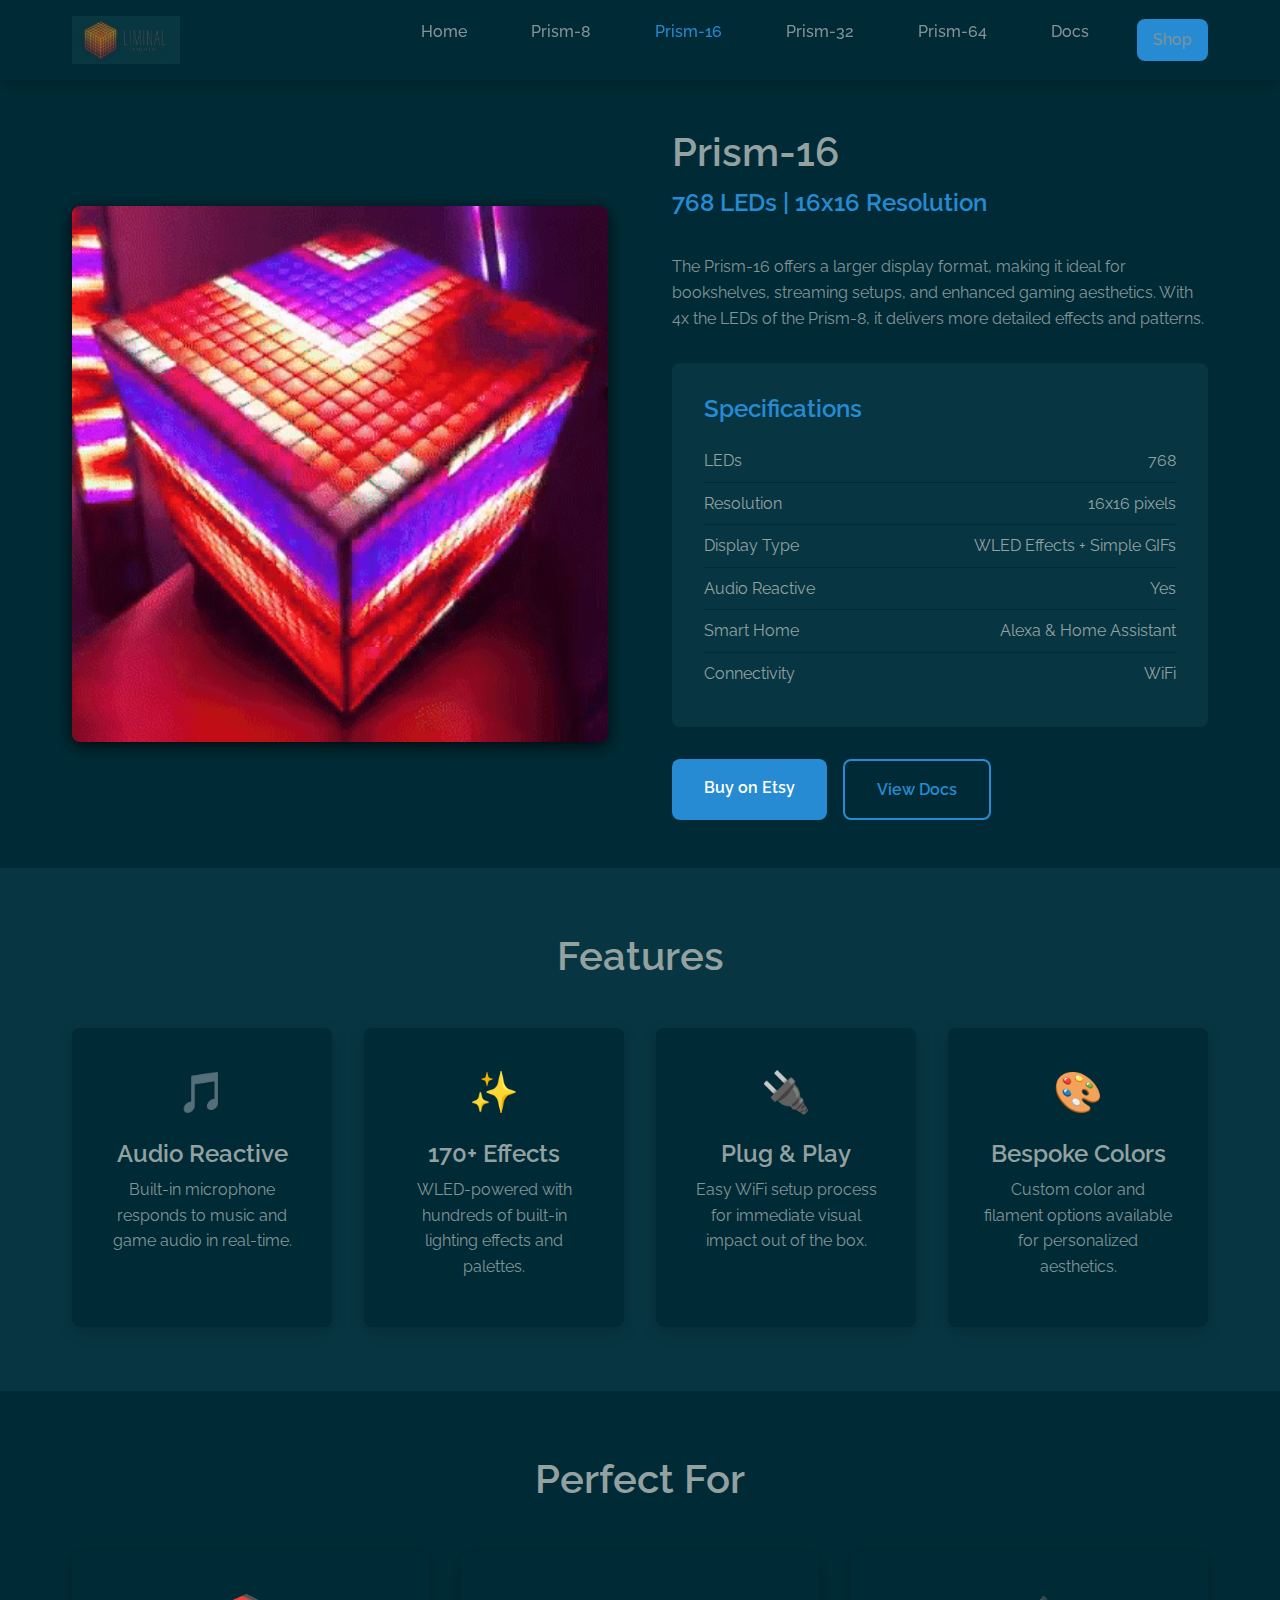
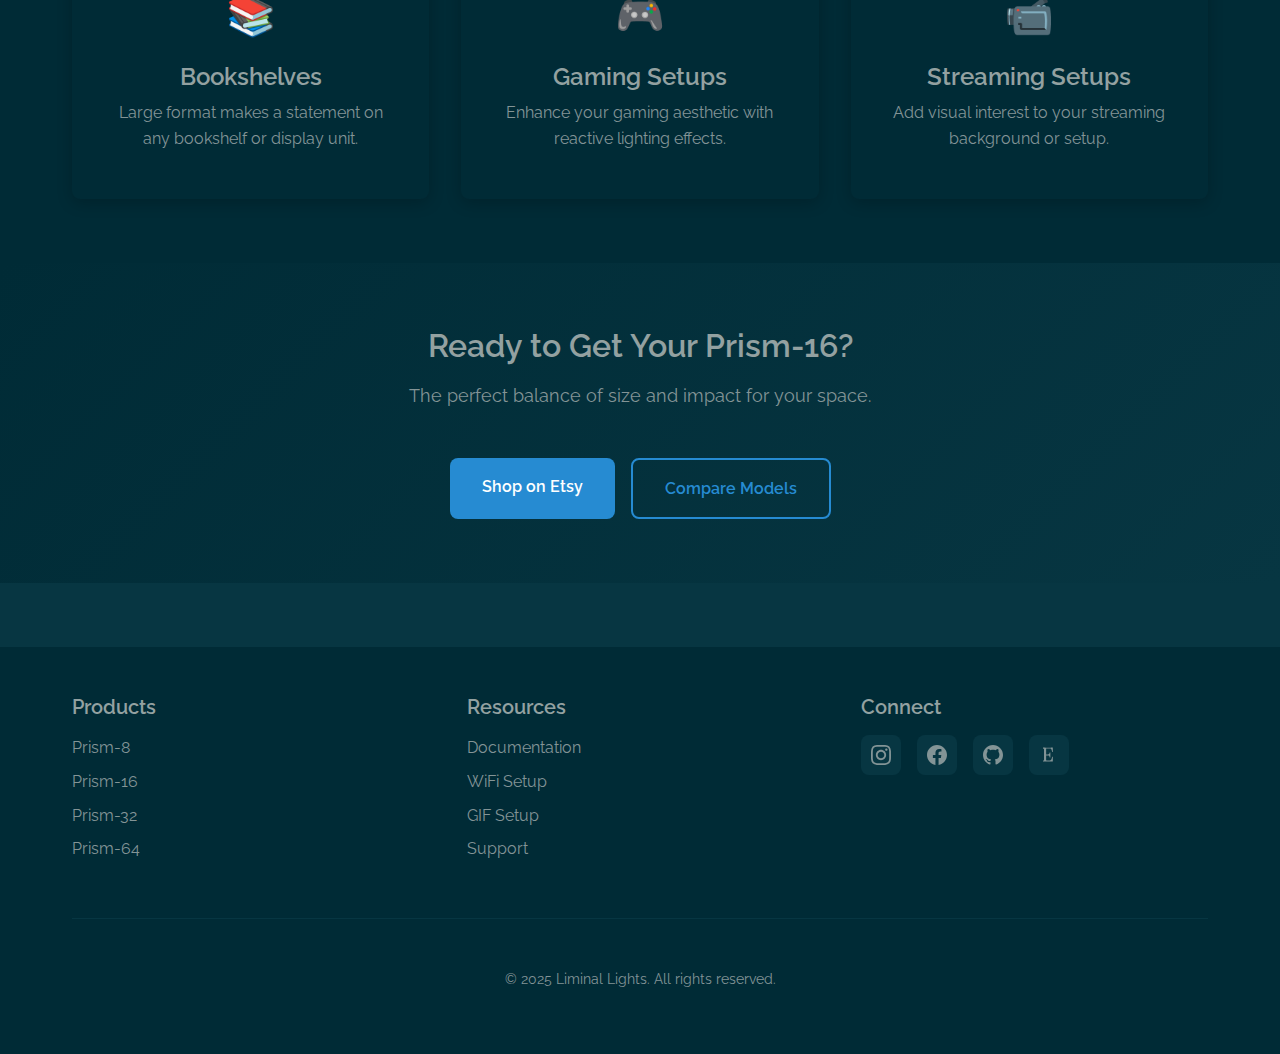
<file: prism-16.html>
<!DOCTYPE html>
<html lang="en">
<head>
  <meta charset="UTF-8">
  <meta name="viewport" content="width=device-width, initial-scale=1.0">
  <meta name="description" content="Prism-16 - Large format 768 LED audio-reactive cube ideal for bookshelves and streaming setups.">
  <link rel="icon" type="image/png" sizes="32x32" href="docs/images/favicon-32x32.png">
  <title>Prism-16 - Liminal Lights</title>
  <link rel="preconnect" href="https://fonts.googleapis.com">
  <link rel="preconnect" href="https://fonts.gstatic.com" crossorigin>
  <link href="https://fonts.googleapis.com/css2?family=Raleway:wght@400;500;600;700&display=swap" rel="stylesheet">
  <link rel="stylesheet" href="css/style.css">
</head>
<body>
  <!-- Navigation -->
  <nav class="nav">
    <div class="nav-container">
      <a href="index.html" class="nav-logo">
        <img src="docs/images/logo.png" alt="Liminal Lights">
      </a>
      <button class="nav-toggle" aria-label="Toggle navigation">
        <span></span>
        <span></span>
        <span></span>
      </button>
      <ul class="nav-links">
        <li><a href="index.html">Home</a></li>
        <li><a href="prism-8.html">Prism-8</a></li>
        <li><a href="prism-16.html" class="active">Prism-16</a></li>
        <li><a href="prism-32.html">Prism-32</a></li>
        <li><a href="prism-64.html">Prism-64</a></li>
        <li><a href="https://github.com/1liminal1/LiminalLights/wiki" target="_blank">Docs</a></li>
        <li><a href="https://liminallighting.etsy.com" target="_blank" class="btn btn-primary">Shop</a></li>
      </ul>
    </div>
  </nav>

  <!-- Product Hero -->
  <section class="product-hero">
    <div class="container">
      <div class="product-hero-grid">
        <div class="product-gallery">
          <img src="docs/images/Prism-16-Hero.gif" alt="Prism-16" class="product-main-image">
        </div>
        <div class="product-info">
          <h1>Prism-16</h1>
          <p class="led-count">768 LEDs | 16x16 Resolution</p>
          <p>The Prism-16 offers a larger display format, making it ideal for bookshelves, streaming setups, and enhanced gaming aesthetics. With 4x the LEDs of the Prism-8, it delivers more detailed effects and patterns.</p>

          <div class="product-specs">
            <h3>Specifications</h3>
            <ul>
              <li><span>LEDs</span><span>768</span></li>
              <li><span>Resolution</span><span>16x16 pixels</span></li>
              <li><span>Display Type</span><span>WLED Effects + Simple GIFs</span></li>
              <li><span>Audio Reactive</span><span>Yes</span></li>
              <li><span>Smart Home</span><span>Alexa & Home Assistant</span></li>
              <li><span>Connectivity</span><span>WiFi</span></li>
            </ul>
          </div>

          <div class="btn-group" style="justify-content: flex-start;">
            <a href="https://liminallighting.etsy.com" target="_blank" class="btn btn-primary">Buy on Etsy</a>
            <a href="https://github.com/1liminal1/LiminalLights/wiki/Prism-16" target="_blank" class="btn btn-secondary">View Docs</a>
          </div>
        </div>
      </div>
    </div>
  </section>

  <!-- Features -->
  <section>
    <div class="container">
      <div class="section-title">
        <h2>Features</h2>
      </div>
      <div class="features-grid">
        <div class="feature-card">
          <div class="icon">🎵</div>
          <h3>Audio Reactive</h3>
          <p>Built-in microphone responds to music and game audio in real-time.</p>
        </div>
        <div class="feature-card">
          <div class="icon">✨</div>
          <h3>170+ Effects</h3>
          <p>WLED-powered with hundreds of built-in lighting effects and palettes.</p>
        </div>
        <div class="feature-card">
          <div class="icon">🔌</div>
          <h3>Plug & Play</h3>
          <p>Easy WiFi setup process for immediate visual impact out of the box.</p>
        </div>
        <div class="feature-card">
          <div class="icon">🎨</div>
          <h3>Bespoke Colors</h3>
          <p>Custom color and filament options available for personalized aesthetics.</p>
        </div>
      </div>
    </div>
  </section>

  <!-- Perfect For -->
  <section class="demo-section">
    <div class="container">
      <div class="section-title">
        <h2>Perfect For</h2>
      </div>
      <div class="features-grid">
        <div class="feature-card">
          <div class="icon">📚</div>
          <h3>Bookshelves</h3>
          <p>Large format makes a statement on any bookshelf or display unit.</p>
        </div>
        <div class="feature-card">
          <div class="icon">🎮</div>
          <h3>Gaming Setups</h3>
          <p>Enhance your gaming aesthetic with reactive lighting effects.</p>
        </div>
        <div class="feature-card">
          <div class="icon">📹</div>
          <h3>Streaming Setups</h3>
          <p>Add visual interest to your streaming background or setup.</p>
        </div>
      </div>
    </div>
  </section>

  <!-- CTA -->
  <section class="cta-section">
    <div class="container">
      <h2>Ready to Get Your Prism-16?</h2>
      <p>The perfect balance of size and impact for your space.</p>
      <div class="btn-group">
        <a href="https://liminallighting.etsy.com" target="_blank" class="btn btn-primary">Shop on Etsy</a>
        <a href="index.html#compare" class="btn btn-secondary">Compare Models</a>
      </div>
    </div>
  </section>

  <!-- Footer -->
  <footer class="footer">
    <div class="container">
      <div class="footer-content">
        <div class="footer-section">
          <h4>Products</h4>
          <ul>
            <li><a href="prism-8.html">Prism-8</a></li>
            <li><a href="prism-16.html">Prism-16</a></li>
            <li><a href="prism-32.html">Prism-32</a></li>
            <li><a href="prism-64.html">Prism-64</a></li>
          </ul>
        </div>
        <div class="footer-section">
          <h4>Resources</h4>
          <ul>
            <li><a href="https://github.com/1liminal1/LiminalLights/wiki" target="_blank">Documentation</a></li>
            <li><a href="https://github.com/1liminal1/LiminalLights/wiki/WiFi%E2%80%90Setup" target="_blank">WiFi Setup</a></li>
            <li><a href="https://github.com/1liminal1/LiminalLights/wiki/GIF-Setup" target="_blank">GIF Setup</a></li>
            <li><a href="https://github.com/1liminal1/LiminalLights/issues" target="_blank">Support</a></li>
          </ul>
        </div>
        <div class="footer-section">
          <h4>Connect</h4>
          <div class="social-links">
            <a href="https://www.instagram.com/liminal.lighting/" target="_blank" aria-label="Instagram">
              <svg width="20" height="20" viewBox="0 0 24 24" fill="currentColor"><path d="M12 2.163c3.204 0 3.584.012 4.85.07 3.252.148 4.771 1.691 4.919 4.919.058 1.265.069 1.645.069 4.849 0 3.205-.012 3.584-.069 4.849-.149 3.225-1.664 4.771-4.919 4.919-1.266.058-1.644.07-4.85.07-3.204 0-3.584-.012-4.849-.07-3.26-.149-4.771-1.699-4.919-4.92-.058-1.265-.07-1.644-.07-4.849 0-3.204.013-3.583.07-4.849.149-3.227 1.664-4.771 4.919-4.919 1.266-.057 1.645-.069 4.849-.069zm0-2.163c-3.259 0-3.667.014-4.947.072-4.358.2-6.78 2.618-6.98 6.98-.059 1.281-.073 1.689-.073 4.948 0 3.259.014 3.668.072 4.948.2 4.358 2.618 6.78 6.98 6.98 1.281.058 1.689.072 4.948.072 3.259 0 3.668-.014 4.948-.072 4.354-.2 6.782-2.618 6.979-6.98.059-1.28.073-1.689.073-4.948 0-3.259-.014-3.667-.072-4.947-.196-4.354-2.617-6.78-6.979-6.98-1.281-.059-1.69-.073-4.949-.073zm0 5.838c-3.403 0-6.162 2.759-6.162 6.162s2.759 6.163 6.162 6.163 6.162-2.759 6.162-6.163c0-3.403-2.759-6.162-6.162-6.162zm0 10.162c-2.209 0-4-1.79-4-4 0-2.209 1.791-4 4-4s4 1.791 4 4c0 2.21-1.791 4-4 4zm6.406-11.845c-.796 0-1.441.645-1.441 1.44s.645 1.44 1.441 1.44c.795 0 1.439-.645 1.439-1.44s-.644-1.44-1.439-1.44z"/></svg>
            </a>
            <a href="https://www.facebook.com/share/15SBuZCkrP/?mibextid=wwXIfr" target="_blank" aria-label="Facebook">
              <svg width="20" height="20" viewBox="0 0 24 24" fill="currentColor"><path d="M24 12.073c0-6.627-5.373-12-12-12s-12 5.373-12 12c0 5.99 4.388 10.954 10.125 11.854v-8.385H7.078v-3.47h3.047V9.43c0-3.007 1.792-4.669 4.533-4.669 1.312 0 2.686.235 2.686.235v2.953H15.83c-1.491 0-1.956.925-1.956 1.874v2.25h3.328l-.532 3.47h-2.796v8.385C19.612 23.027 24 18.062 24 12.073z"/></svg>
            </a>
            <a href="https://github.com/1liminal1/LiminalLights" target="_blank" aria-label="GitHub">
              <svg width="20" height="20" viewBox="0 0 24 24" fill="currentColor"><path d="M12 0c-6.626 0-12 5.373-12 12 0 5.302 3.438 9.8 8.207 11.387.599.111.793-.261.793-.577v-2.234c-3.338.726-4.033-1.416-4.033-1.416-.546-1.387-1.333-1.756-1.333-1.756-1.089-.745.083-.729.083-.729 1.205.084 1.839 1.237 1.839 1.237 1.07 1.834 2.807 1.304 3.492.997.107-.775.418-1.305.762-1.604-2.665-.305-5.467-1.334-5.467-5.931 0-1.311.469-2.381 1.236-3.221-.124-.303-.535-1.524.117-3.176 0 0 1.008-.322 3.301 1.23.957-.266 1.983-.399 3.003-.404 1.02.005 2.047.138 3.006.404 2.291-1.552 3.297-1.23 3.297-1.23.653 1.653.242 2.874.118 3.176.77.84 1.235 1.911 1.235 3.221 0 4.609-2.807 5.624-5.479 5.921.43.372.823 1.102.823 2.222v3.293c0 .319.192.694.801.576 4.765-1.589 8.199-6.086 8.199-11.386 0-6.627-5.373-12-12-12z"/></svg>
            </a>
            <a href="https://liminallighting.etsy.com" target="_blank" aria-label="Etsy">
              <svg width="20" height="20" viewBox="0 0 24 24" fill="currentColor"><path d="M8.559 4.545c0-.347.183-.462.636-.462h3.584c1.636 0 2.24.693 2.653 2.768l.347 1.636h.81V3.462c0-.231-.116-.347-.347-.347-.231 0-.926.116-2.538.116H8.328c-1.636 0-2.768-.116-3.23-.116-.231 0-.347.116-.347.462v.579c0 .231.116.347.462.347h.81v14.04h-.81c-.346 0-.462.115-.462.346v.58c0 .346.116.462.347.462.462 0 1.594-.116 3.23-.116h5.376c1.612 0 2.307.116 2.538.116.231 0 .347-.116.347-.347v-5.491h-.81l-.347 1.636c-.413 2.075-1.017 2.768-2.653 2.768H9.195c-.453 0-.636-.115-.636-.462V12.47h2.19c1.152 0 1.636.462 1.867 1.636l.231.81h.81V8.928h-.81l-.231.81c-.231 1.174-.715 1.636-1.867 1.636h-2.19V4.545z"/></svg>
            </a>
          </div>
        </div>
      </div>
      <div class="footer-bottom">
        <p>&copy; 2025 Liminal Lights. All rights reserved.</p>
      </div>
    </div>
  </footer>

  <button class="back-to-top" aria-label="Back to top">↑</button>
  <script src="js/main.js"></script>
</body>
</html>
</file>
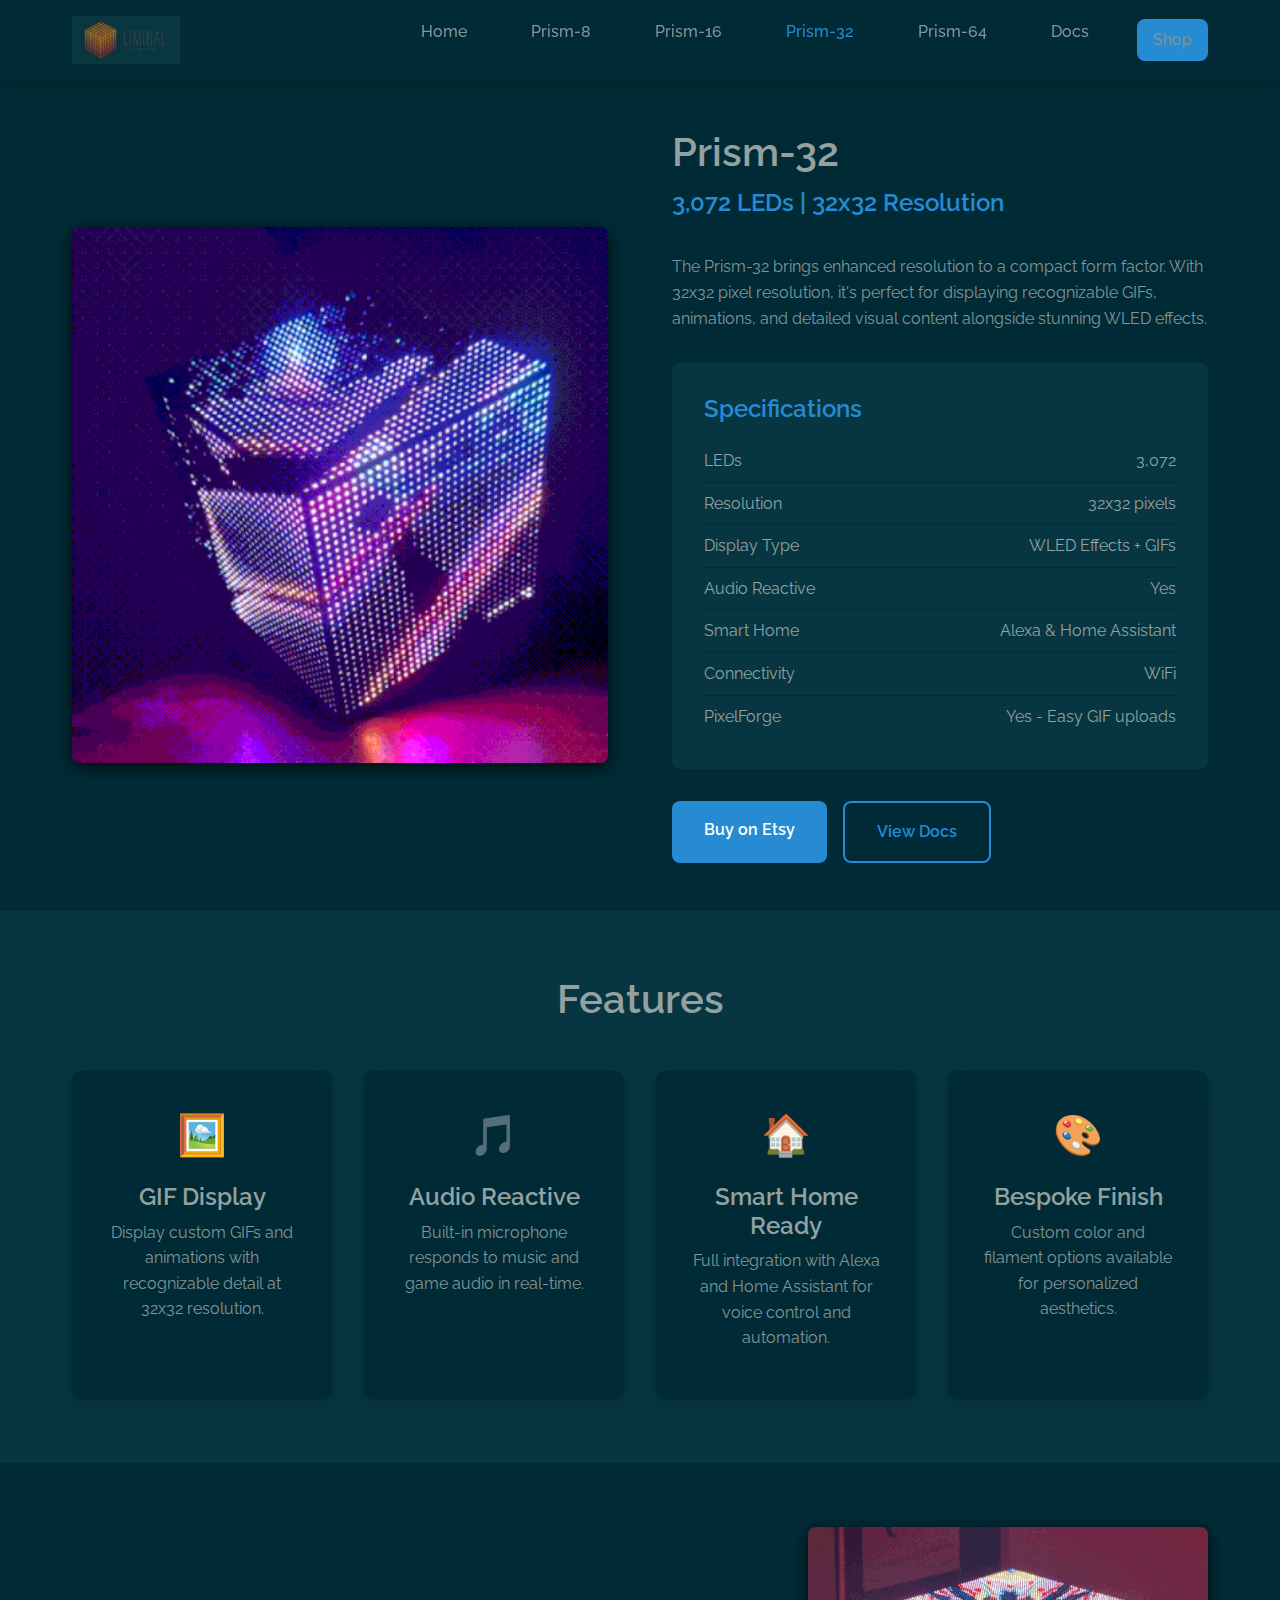
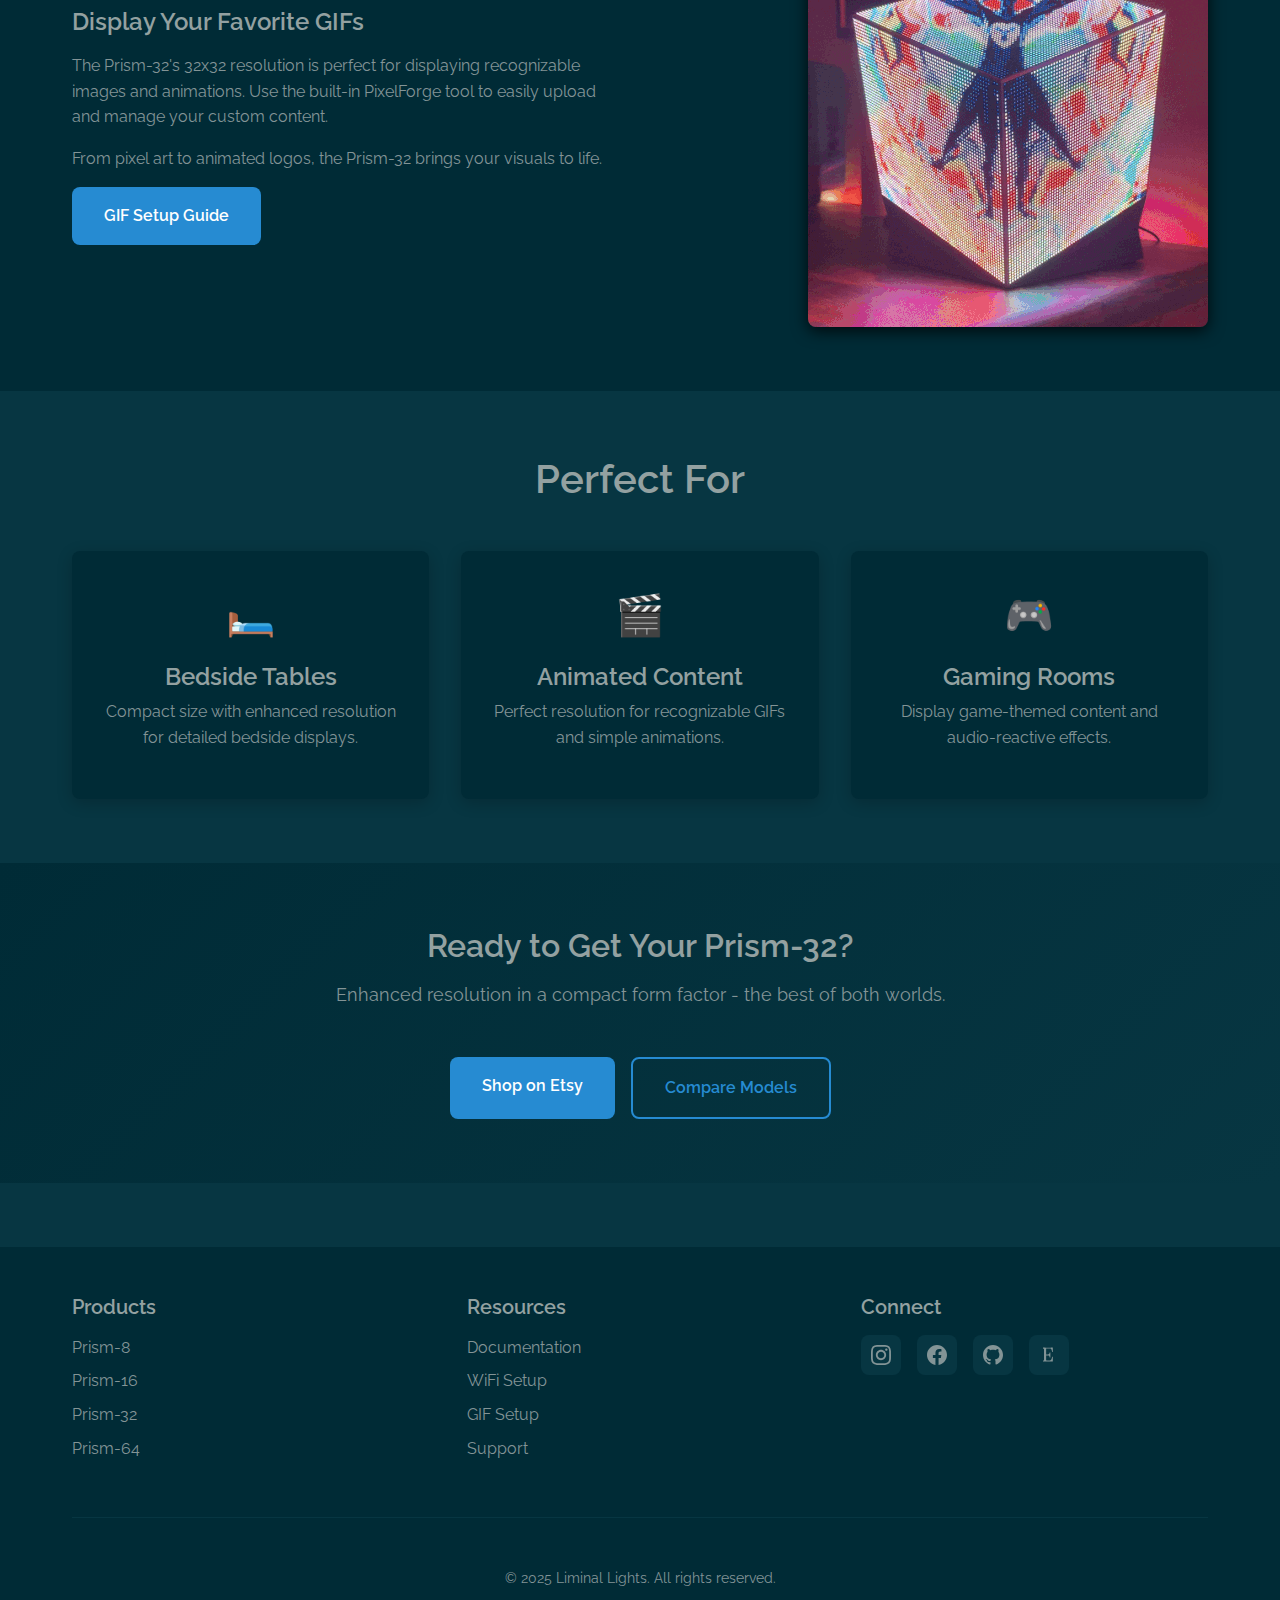
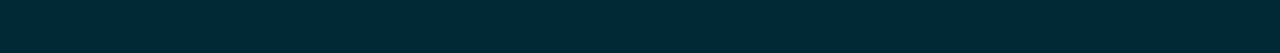
<file: prism-32.html>
<!DOCTYPE html>
<html lang="en">
<head>
  <meta charset="UTF-8">
  <meta name="viewport" content="width=device-width, initial-scale=1.0">
  <meta name="description" content="Prism-32 - Enhanced resolution 3,072 LED cube with GIF display capabilities for detailed animations.">
  <link rel="icon" type="image/png" sizes="32x32" href="docs/images/favicon-32x32.png">
  <title>Prism-32 - Liminal Lights</title>
  <link rel="preconnect" href="https://fonts.googleapis.com">
  <link rel="preconnect" href="https://fonts.gstatic.com" crossorigin>
  <link href="https://fonts.googleapis.com/css2?family=Raleway:wght@400;500;600;700&display=swap" rel="stylesheet">
  <link rel="stylesheet" href="css/style.css">
</head>
<body>
  <!-- Navigation -->
  <nav class="nav">
    <div class="nav-container">
      <a href="index.html" class="nav-logo">
        <img src="docs/images/logo.png" alt="Liminal Lights">
      </a>
      <button class="nav-toggle" aria-label="Toggle navigation">
        <span></span>
        <span></span>
        <span></span>
      </button>
      <ul class="nav-links">
        <li><a href="index.html">Home</a></li>
        <li><a href="prism-8.html">Prism-8</a></li>
        <li><a href="prism-16.html">Prism-16</a></li>
        <li><a href="prism-32.html" class="active">Prism-32</a></li>
        <li><a href="prism-64.html">Prism-64</a></li>
        <li><a href="https://github.com/1liminal1/LiminalLights/wiki" target="_blank">Docs</a></li>
        <li><a href="https://liminallighting.etsy.com" target="_blank" class="btn btn-primary">Shop</a></li>
      </ul>
    </div>
  </nav>

  <!-- Product Hero -->
  <section class="product-hero">
    <div class="container">
      <div class="product-hero-grid">
        <div class="product-gallery">
          <img src="docs/images/Prism-32-Hero.gif" alt="Prism-32" class="product-main-image">
        </div>
        <div class="product-info">
          <h1>Prism-32</h1>
          <p class="led-count">3,072 LEDs | 32x32 Resolution</p>
          <p>The Prism-32 brings enhanced resolution to a compact form factor. With 32x32 pixel resolution, it's perfect for displaying recognizable GIFs, animations, and detailed visual content alongside stunning WLED effects.</p>

          <div class="product-specs">
            <h3>Specifications</h3>
            <ul>
              <li><span>LEDs</span><span>3,072</span></li>
              <li><span>Resolution</span><span>32x32 pixels</span></li>
              <li><span>Display Type</span><span>WLED Effects + GIFs</span></li>
              <li><span>Audio Reactive</span><span>Yes</span></li>
              <li><span>Smart Home</span><span>Alexa & Home Assistant</span></li>
              <li><span>Connectivity</span><span>WiFi</span></li>
              <li><span>PixelForge</span><span>Yes - Easy GIF uploads</span></li>
            </ul>
          </div>

          <div class="btn-group" style="justify-content: flex-start;">
            <a href="https://liminallighting.etsy.com" target="_blank" class="btn btn-primary">Buy on Etsy</a>
            <a href="https://github.com/1liminal1/LiminalLights/wiki/Prism-32" target="_blank" class="btn btn-secondary">View Docs</a>
          </div>
        </div>
      </div>
    </div>
  </section>

  <!-- Features -->
  <section>
    <div class="container">
      <div class="section-title">
        <h2>Features</h2>
      </div>
      <div class="features-grid">
        <div class="feature-card">
          <div class="icon">🖼️</div>
          <h3>GIF Display</h3>
          <p>Display custom GIFs and animations with recognizable detail at 32x32 resolution.</p>
        </div>
        <div class="feature-card">
          <div class="icon">🎵</div>
          <h3>Audio Reactive</h3>
          <p>Built-in microphone responds to music and game audio in real-time.</p>
        </div>
        <div class="feature-card">
          <div class="icon">🏠</div>
          <h3>Smart Home Ready</h3>
          <p>Full integration with Alexa and Home Assistant for voice control and automation.</p>
        </div>
        <div class="feature-card">
          <div class="icon">🎨</div>
          <h3>Bespoke Finish</h3>
          <p>Custom color and filament options available for personalized aesthetics.</p>
        </div>
      </div>
    </div>
  </section>

  <!-- GIF Demo -->
  <section class="demo-section">
    <div class="container">
      <div class="demo-grid">
        <div class="demo-content">
          <h3>Display Your Favorite GIFs</h3>
          <p>The Prism-32's 32x32 resolution is perfect for displaying recognizable images and animations. Use the built-in PixelForge tool to easily upload and manage your custom content.</p>
          <p>From pixel art to animated logos, the Prism-32 brings your visuals to life.</p>
          <a href="https://github.com/1liminal1/LiminalLights/wiki/GIF-Setup" target="_blank" class="btn btn-primary">GIF Setup Guide</a>
        </div>
        <img src="docs/images/Man-Prism-64.gif" alt="GIF Demo" class="demo-gif">
      </div>
    </div>
  </section>

  <!-- Perfect For -->
  <section>
    <div class="container">
      <div class="section-title">
        <h2>Perfect For</h2>
      </div>
      <div class="features-grid">
        <div class="feature-card">
          <div class="icon">🛏️</div>
          <h3>Bedside Tables</h3>
          <p>Compact size with enhanced resolution for detailed bedside displays.</p>
        </div>
        <div class="feature-card">
          <div class="icon">🎬</div>
          <h3>Animated Content</h3>
          <p>Perfect resolution for recognizable GIFs and simple animations.</p>
        </div>
        <div class="feature-card">
          <div class="icon">🎮</div>
          <h3>Gaming Rooms</h3>
          <p>Display game-themed content and audio-reactive effects.</p>
        </div>
      </div>
    </div>
  </section>

  <!-- CTA -->
  <section class="cta-section">
    <div class="container">
      <h2>Ready to Get Your Prism-32?</h2>
      <p>Enhanced resolution in a compact form factor - the best of both worlds.</p>
      <div class="btn-group">
        <a href="https://liminallighting.etsy.com" target="_blank" class="btn btn-primary">Shop on Etsy</a>
        <a href="index.html#compare" class="btn btn-secondary">Compare Models</a>
      </div>
    </div>
  </section>

  <!-- Footer -->
  <footer class="footer">
    <div class="container">
      <div class="footer-content">
        <div class="footer-section">
          <h4>Products</h4>
          <ul>
            <li><a href="prism-8.html">Prism-8</a></li>
            <li><a href="prism-16.html">Prism-16</a></li>
            <li><a href="prism-32.html">Prism-32</a></li>
            <li><a href="prism-64.html">Prism-64</a></li>
          </ul>
        </div>
        <div class="footer-section">
          <h4>Resources</h4>
          <ul>
            <li><a href="https://github.com/1liminal1/LiminalLights/wiki" target="_blank">Documentation</a></li>
            <li><a href="https://github.com/1liminal1/LiminalLights/wiki/WiFi%E2%80%90Setup" target="_blank">WiFi Setup</a></li>
            <li><a href="https://github.com/1liminal1/LiminalLights/wiki/GIF-Setup" target="_blank">GIF Setup</a></li>
            <li><a href="https://github.com/1liminal1/LiminalLights/issues" target="_blank">Support</a></li>
          </ul>
        </div>
        <div class="footer-section">
          <h4>Connect</h4>
          <div class="social-links">
            <a href="https://www.instagram.com/liminal.lighting/" target="_blank" aria-label="Instagram">
              <svg width="20" height="20" viewBox="0 0 24 24" fill="currentColor"><path d="M12 2.163c3.204 0 3.584.012 4.85.07 3.252.148 4.771 1.691 4.919 4.919.058 1.265.069 1.645.069 4.849 0 3.205-.012 3.584-.069 4.849-.149 3.225-1.664 4.771-4.919 4.919-1.266.058-1.644.07-4.85.07-3.204 0-3.584-.012-4.849-.07-3.26-.149-4.771-1.699-4.919-4.92-.058-1.265-.07-1.644-.07-4.849 0-3.204.013-3.583.07-4.849.149-3.227 1.664-4.771 4.919-4.919 1.266-.057 1.645-.069 4.849-.069zm0-2.163c-3.259 0-3.667.014-4.947.072-4.358.2-6.78 2.618-6.98 6.98-.059 1.281-.073 1.689-.073 4.948 0 3.259.014 3.668.072 4.948.2 4.358 2.618 6.78 6.98 6.98 1.281.058 1.689.072 4.948.072 3.259 0 3.668-.014 4.948-.072 4.354-.2 6.782-2.618 6.979-6.98.059-1.28.073-1.689.073-4.948 0-3.259-.014-3.667-.072-4.947-.196-4.354-2.617-6.78-6.979-6.98-1.281-.059-1.69-.073-4.949-.073zm0 5.838c-3.403 0-6.162 2.759-6.162 6.162s2.759 6.163 6.162 6.163 6.162-2.759 6.162-6.163c0-3.403-2.759-6.162-6.162-6.162zm0 10.162c-2.209 0-4-1.79-4-4 0-2.209 1.791-4 4-4s4 1.791 4 4c0 2.21-1.791 4-4 4zm6.406-11.845c-.796 0-1.441.645-1.441 1.44s.645 1.44 1.441 1.44c.795 0 1.439-.645 1.439-1.44s-.644-1.44-1.439-1.44z"/></svg>
            </a>
            <a href="https://www.facebook.com/share/15SBuZCkrP/?mibextid=wwXIfr" target="_blank" aria-label="Facebook">
              <svg width="20" height="20" viewBox="0 0 24 24" fill="currentColor"><path d="M24 12.073c0-6.627-5.373-12-12-12s-12 5.373-12 12c0 5.99 4.388 10.954 10.125 11.854v-8.385H7.078v-3.47h3.047V9.43c0-3.007 1.792-4.669 4.533-4.669 1.312 0 2.686.235 2.686.235v2.953H15.83c-1.491 0-1.956.925-1.956 1.874v2.25h3.328l-.532 3.47h-2.796v8.385C19.612 23.027 24 18.062 24 12.073z"/></svg>
            </a>
            <a href="https://github.com/1liminal1/LiminalLights" target="_blank" aria-label="GitHub">
              <svg width="20" height="20" viewBox="0 0 24 24" fill="currentColor"><path d="M12 0c-6.626 0-12 5.373-12 12 0 5.302 3.438 9.8 8.207 11.387.599.111.793-.261.793-.577v-2.234c-3.338.726-4.033-1.416-4.033-1.416-.546-1.387-1.333-1.756-1.333-1.756-1.089-.745.083-.729.083-.729 1.205.084 1.839 1.237 1.839 1.237 1.07 1.834 2.807 1.304 3.492.997.107-.775.418-1.305.762-1.604-2.665-.305-5.467-1.334-5.467-5.931 0-1.311.469-2.381 1.236-3.221-.124-.303-.535-1.524.117-3.176 0 0 1.008-.322 3.301 1.23.957-.266 1.983-.399 3.003-.404 1.02.005 2.047.138 3.006.404 2.291-1.552 3.297-1.23 3.297-1.23.653 1.653.242 2.874.118 3.176.77.84 1.235 1.911 1.235 3.221 0 4.609-2.807 5.624-5.479 5.921.43.372.823 1.102.823 2.222v3.293c0 .319.192.694.801.576 4.765-1.589 8.199-6.086 8.199-11.386 0-6.627-5.373-12-12-12z"/></svg>
            </a>
            <a href="https://liminallighting.etsy.com" target="_blank" aria-label="Etsy">
              <svg width="20" height="20" viewBox="0 0 24 24" fill="currentColor"><path d="M8.559 4.545c0-.347.183-.462.636-.462h3.584c1.636 0 2.24.693 2.653 2.768l.347 1.636h.81V3.462c0-.231-.116-.347-.347-.347-.231 0-.926.116-2.538.116H8.328c-1.636 0-2.768-.116-3.23-.116-.231 0-.347.116-.347.462v.579c0 .231.116.347.462.347h.81v14.04h-.81c-.346 0-.462.115-.462.346v.58c0 .346.116.462.347.462.462 0 1.594-.116 3.23-.116h5.376c1.612 0 2.307.116 2.538.116.231 0 .347-.116.347-.347v-5.491h-.81l-.347 1.636c-.413 2.075-1.017 2.768-2.653 2.768H9.195c-.453 0-.636-.115-.636-.462V12.47h2.19c1.152 0 1.636.462 1.867 1.636l.231.81h.81V8.928h-.81l-.231.81c-.231 1.174-.715 1.636-1.867 1.636h-2.19V4.545z"/></svg>
            </a>
          </div>
        </div>
      </div>
      <div class="footer-bottom">
        <p>&copy; 2025 Liminal Lights. All rights reserved.</p>
      </div>
    </div>
  </footer>

  <button class="back-to-top" aria-label="Back to top">↑</button>
  <script src="js/main.js"></script>
</body>
</html>
</file>
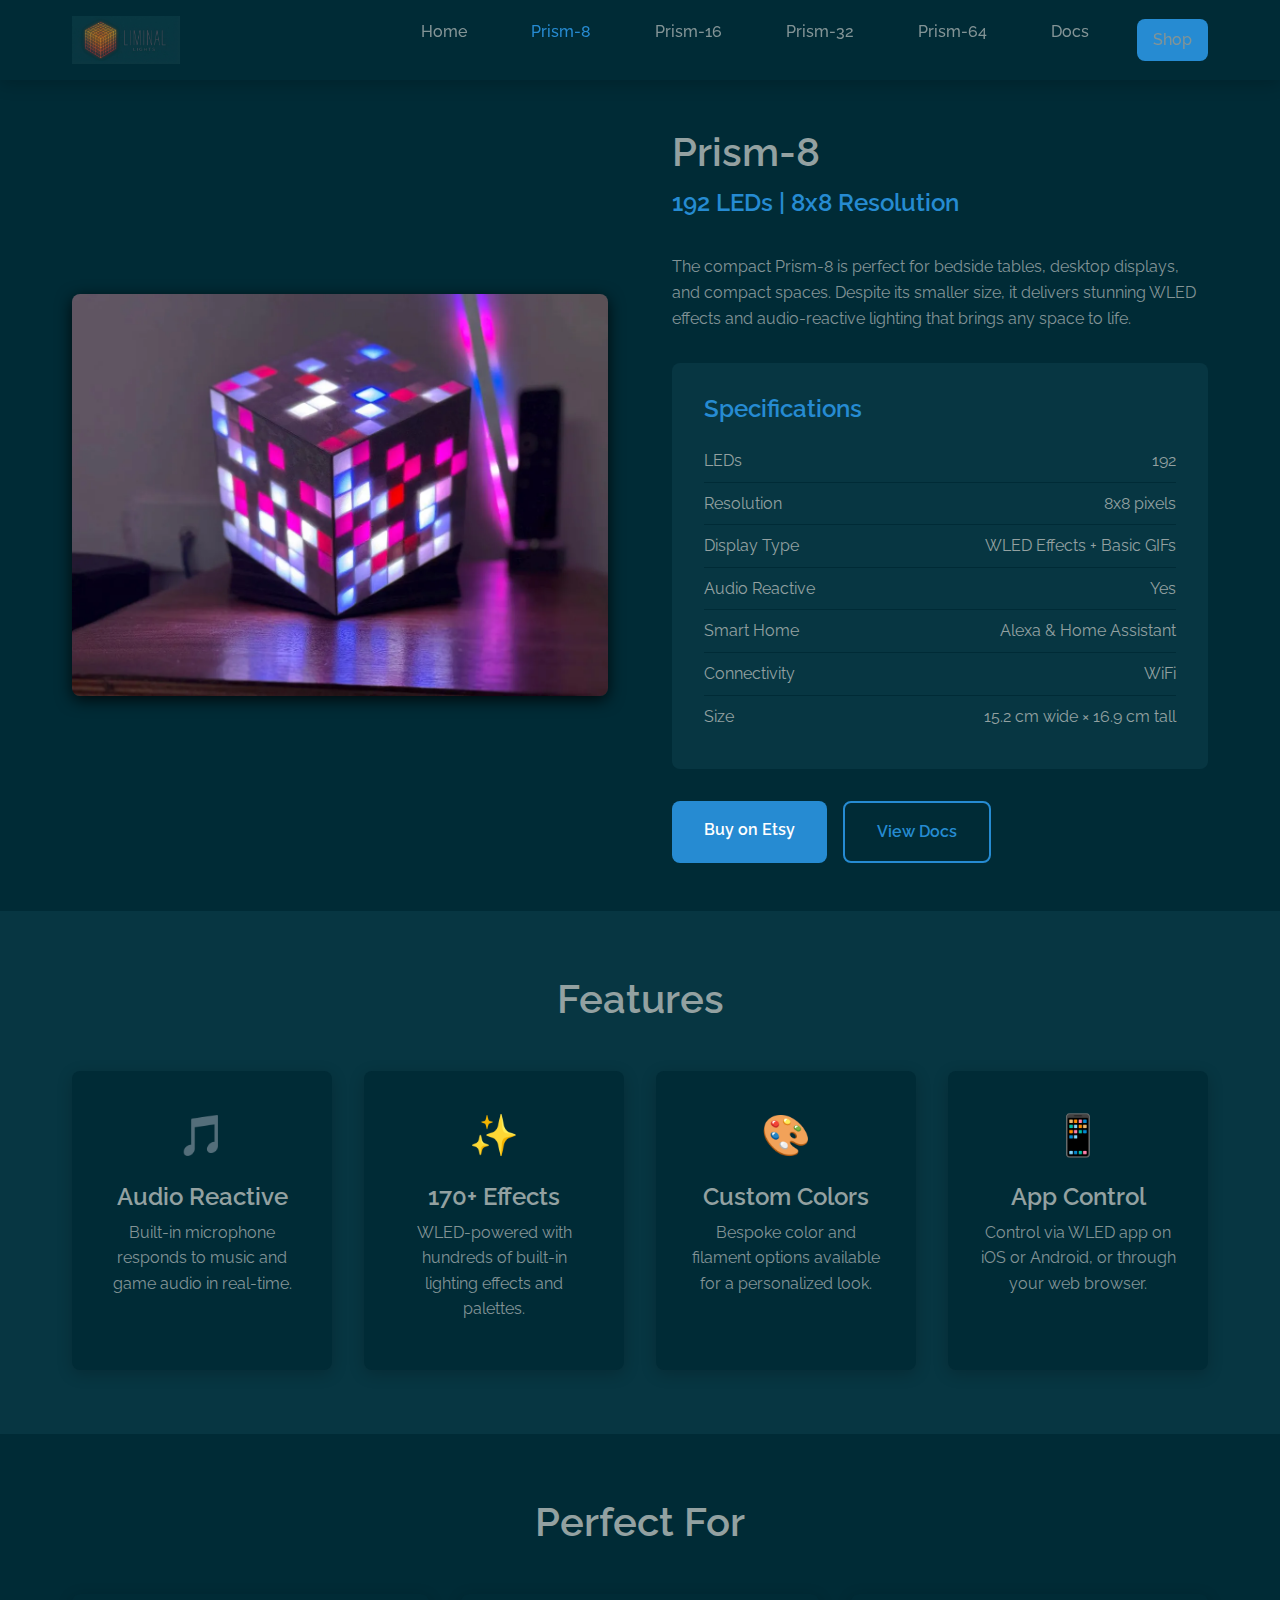
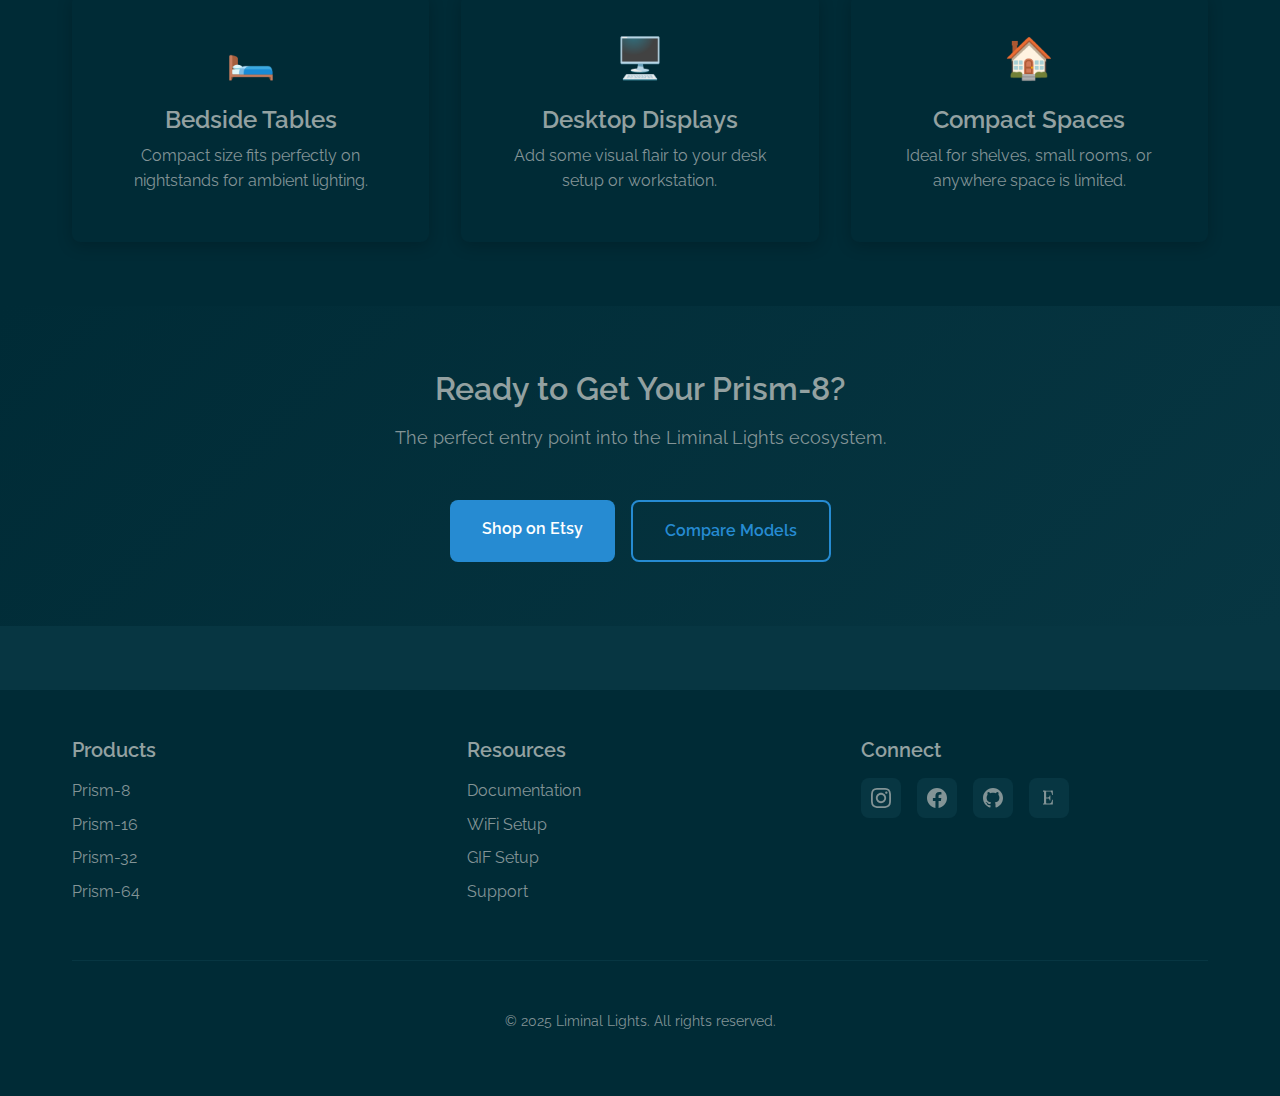
<file: prism-8.html>
<!DOCTYPE html>
<html lang="en">
<head>
  <meta charset="UTF-8">
  <meta name="viewport" content="width=device-width, initial-scale=1.0">
  <meta name="description" content="Prism-8 - Compact 192 LED audio-reactive cube perfect for bedside tables and desktop displays.">
  <link rel="icon" type="image/png" sizes="32x32" href="docs/images/favicon-32x32.png">
  <title>Prism-8 - Liminal Lights</title>
  <link rel="preconnect" href="https://fonts.googleapis.com">
  <link rel="preconnect" href="https://fonts.gstatic.com" crossorigin>
  <link href="https://fonts.googleapis.com/css2?family=Raleway:wght@400;500;600;700&display=swap" rel="stylesheet">
  <link rel="stylesheet" href="css/style.css">
</head>
<body>
  <!-- Navigation -->
  <nav class="nav">
    <div class="nav-container">
      <a href="index.html" class="nav-logo">
        <img src="docs/images/logo.png" alt="Liminal Lights">
      </a>
      <button class="nav-toggle" aria-label="Toggle navigation">
        <span></span>
        <span></span>
        <span></span>
      </button>
      <ul class="nav-links">
        <li><a href="index.html">Home</a></li>
        <li><a href="prism-8.html" class="active">Prism-8</a></li>
        <li><a href="prism-16.html">Prism-16</a></li>
        <li><a href="prism-32.html">Prism-32</a></li>
        <li><a href="prism-64.html">Prism-64</a></li>
        <li><a href="https://github.com/1liminal1/LiminalLights/wiki" target="_blank">Docs</a></li>
        <li><a href="https://liminallighting.etsy.com" target="_blank" class="btn btn-primary">Shop</a></li>
      </ul>
    </div>
  </nav>

  <!-- Product Hero -->
  <section class="product-hero">
    <div class="container">
      <div class="product-hero-grid">
        <div class="product-gallery">
          <img src="docs/images/Prism-8-Hero.png" alt="Prism-8" class="product-main-image">
        </div>
        <div class="product-info">
          <h1>Prism-8</h1>
          <p class="led-count">192 LEDs | 8x8 Resolution</p>
          <p>The compact Prism-8 is perfect for bedside tables, desktop displays, and compact spaces. Despite its smaller size, it delivers stunning WLED effects and audio-reactive lighting that brings any space to life.</p>

          <div class="product-specs">
            <h3>Specifications</h3>
            <ul>
              <li><span>LEDs</span><span>192</span></li>
              <li><span>Resolution</span><span>8x8 pixels</span></li>
              <li><span>Display Type</span><span>WLED Effects + Basic GIFs</span></li>
              <li><span>Audio Reactive</span><span>Yes</span></li>
              <li><span>Smart Home</span><span>Alexa & Home Assistant</span></li>
              <li><span>Connectivity</span><span>WiFi</span></li>
              <li><span>Size</span><span>15.2 cm wide × 16.9 cm tall</span></li>
            </ul>
          </div>

          <div class="btn-group" style="justify-content: flex-start;">
            <a href="https://liminallighting.etsy.com" target="_blank" class="btn btn-primary">Buy on Etsy</a>
            <a href="https://github.com/1liminal1/LiminalLights/wiki/Prism-8" target="_blank" class="btn btn-secondary">View Docs</a>
          </div>
        </div>
      </div>
    </div>
  </section>

  <!-- Features -->
  <section>
    <div class="container">
      <div class="section-title">
        <h2>Features</h2>
      </div>
      <div class="features-grid">
        <div class="feature-card">
          <div class="icon">🎵</div>
          <h3>Audio Reactive</h3>
          <p>Built-in microphone responds to music and game audio in real-time.</p>
        </div>
        <div class="feature-card">
          <div class="icon">✨</div>
          <h3>170+ Effects</h3>
          <p>WLED-powered with hundreds of built-in lighting effects and palettes.</p>
        </div>
        <div class="feature-card">
          <div class="icon">🎨</div>
          <h3>Custom Colors</h3>
          <p>Bespoke color and filament options available for a personalized look.</p>
        </div>
        <div class="feature-card">
          <div class="icon">📱</div>
          <h3>App Control</h3>
          <p>Control via WLED app on iOS or Android, or through your web browser.</p>
        </div>
      </div>
    </div>
  </section>

  <!-- Perfect For -->
  <section class="demo-section">
    <div class="container">
      <div class="section-title">
        <h2>Perfect For</h2>
      </div>
      <div class="features-grid">
        <div class="feature-card">
          <div class="icon">🛏️</div>
          <h3>Bedside Tables</h3>
          <p>Compact size fits perfectly on nightstands for ambient lighting.</p>
        </div>
        <div class="feature-card">
          <div class="icon">🖥️</div>
          <h3>Desktop Displays</h3>
          <p>Add some visual flair to your desk setup or workstation.</p>
        </div>
        <div class="feature-card">
          <div class="icon">🏠</div>
          <h3>Compact Spaces</h3>
          <p>Ideal for shelves, small rooms, or anywhere space is limited.</p>
        </div>
      </div>
    </div>
  </section>

  <!-- CTA -->
  <section class="cta-section">
    <div class="container">
      <h2>Ready to Get Your Prism-8?</h2>
      <p>The perfect entry point into the Liminal Lights ecosystem.</p>
      <div class="btn-group">
        <a href="https://liminallighting.etsy.com" target="_blank" class="btn btn-primary">Shop on Etsy</a>
        <a href="index.html#compare" class="btn btn-secondary">Compare Models</a>
      </div>
    </div>
  </section>

  <!-- Footer -->
  <footer class="footer">
    <div class="container">
      <div class="footer-content">
        <div class="footer-section">
          <h4>Products</h4>
          <ul>
            <li><a href="prism-8.html">Prism-8</a></li>
            <li><a href="prism-16.html">Prism-16</a></li>
            <li><a href="prism-32.html">Prism-32</a></li>
            <li><a href="prism-64.html">Prism-64</a></li>
          </ul>
        </div>
        <div class="footer-section">
          <h4>Resources</h4>
          <ul>
            <li><a href="https://github.com/1liminal1/LiminalLights/wiki" target="_blank">Documentation</a></li>
            <li><a href="https://github.com/1liminal1/LiminalLights/wiki/WiFi%E2%80%90Setup" target="_blank">WiFi Setup</a></li>
            <li><a href="https://github.com/1liminal1/LiminalLights/wiki/GIF-Setup" target="_blank">GIF Setup</a></li>
            <li><a href="https://github.com/1liminal1/LiminalLights/issues" target="_blank">Support</a></li>
          </ul>
        </div>
        <div class="footer-section">
          <h4>Connect</h4>
          <div class="social-links">
            <a href="https://www.instagram.com/liminal.lighting/" target="_blank" aria-label="Instagram">
              <svg width="20" height="20" viewBox="0 0 24 24" fill="currentColor"><path d="M12 2.163c3.204 0 3.584.012 4.85.07 3.252.148 4.771 1.691 4.919 4.919.058 1.265.069 1.645.069 4.849 0 3.205-.012 3.584-.069 4.849-.149 3.225-1.664 4.771-4.919 4.919-1.266.058-1.644.07-4.85.07-3.204 0-3.584-.012-4.849-.07-3.26-.149-4.771-1.699-4.919-4.92-.058-1.265-.07-1.644-.07-4.849 0-3.204.013-3.583.07-4.849.149-3.227 1.664-4.771 4.919-4.919 1.266-.057 1.645-.069 4.849-.069zm0-2.163c-3.259 0-3.667.014-4.947.072-4.358.2-6.78 2.618-6.98 6.98-.059 1.281-.073 1.689-.073 4.948 0 3.259.014 3.668.072 4.948.2 4.358 2.618 6.78 6.98 6.98 1.281.058 1.689.072 4.948.072 3.259 0 3.668-.014 4.948-.072 4.354-.2 6.782-2.618 6.979-6.98.059-1.28.073-1.689.073-4.948 0-3.259-.014-3.667-.072-4.947-.196-4.354-2.617-6.78-6.979-6.98-1.281-.059-1.69-.073-4.949-.073zm0 5.838c-3.403 0-6.162 2.759-6.162 6.162s2.759 6.163 6.162 6.163 6.162-2.759 6.162-6.163c0-3.403-2.759-6.162-6.162-6.162zm0 10.162c-2.209 0-4-1.79-4-4 0-2.209 1.791-4 4-4s4 1.791 4 4c0 2.21-1.791 4-4 4zm6.406-11.845c-.796 0-1.441.645-1.441 1.44s.645 1.44 1.441 1.44c.795 0 1.439-.645 1.439-1.44s-.644-1.44-1.439-1.44z"/></svg>
            </a>
            <a href="https://www.facebook.com/share/15SBuZCkrP/?mibextid=wwXIfr" target="_blank" aria-label="Facebook">
              <svg width="20" height="20" viewBox="0 0 24 24" fill="currentColor"><path d="M24 12.073c0-6.627-5.373-12-12-12s-12 5.373-12 12c0 5.99 4.388 10.954 10.125 11.854v-8.385H7.078v-3.47h3.047V9.43c0-3.007 1.792-4.669 4.533-4.669 1.312 0 2.686.235 2.686.235v2.953H15.83c-1.491 0-1.956.925-1.956 1.874v2.25h3.328l-.532 3.47h-2.796v8.385C19.612 23.027 24 18.062 24 12.073z"/></svg>
            </a>
            <a href="https://github.com/1liminal1/LiminalLights" target="_blank" aria-label="GitHub">
              <svg width="20" height="20" viewBox="0 0 24 24" fill="currentColor"><path d="M12 0c-6.626 0-12 5.373-12 12 0 5.302 3.438 9.8 8.207 11.387.599.111.793-.261.793-.577v-2.234c-3.338.726-4.033-1.416-4.033-1.416-.546-1.387-1.333-1.756-1.333-1.756-1.089-.745.083-.729.083-.729 1.205.084 1.839 1.237 1.839 1.237 1.07 1.834 2.807 1.304 3.492.997.107-.775.418-1.305.762-1.604-2.665-.305-5.467-1.334-5.467-5.931 0-1.311.469-2.381 1.236-3.221-.124-.303-.535-1.524.117-3.176 0 0 1.008-.322 3.301 1.23.957-.266 1.983-.399 3.003-.404 1.02.005 2.047.138 3.006.404 2.291-1.552 3.297-1.23 3.297-1.23.653 1.653.242 2.874.118 3.176.77.84 1.235 1.911 1.235 3.221 0 4.609-2.807 5.624-5.479 5.921.43.372.823 1.102.823 2.222v3.293c0 .319.192.694.801.576 4.765-1.589 8.199-6.086 8.199-11.386 0-6.627-5.373-12-12-12z"/></svg>
            </a>
            <a href="https://liminallighting.etsy.com" target="_blank" aria-label="Etsy">
              <svg width="20" height="20" viewBox="0 0 24 24" fill="currentColor"><path d="M8.559 4.545c0-.347.183-.462.636-.462h3.584c1.636 0 2.24.693 2.653 2.768l.347 1.636h.81V3.462c0-.231-.116-.347-.347-.347-.231 0-.926.116-2.538.116H8.328c-1.636 0-2.768-.116-3.23-.116-.231 0-.347.116-.347.462v.579c0 .231.116.347.462.347h.81v14.04h-.81c-.346 0-.462.115-.462.346v.58c0 .346.116.462.347.462.462 0 1.594-.116 3.23-.116h5.376c1.612 0 2.307.116 2.538.116.231 0 .347-.116.347-.347v-5.491h-.81l-.347 1.636c-.413 2.075-1.017 2.768-2.653 2.768H9.195c-.453 0-.636-.115-.636-.462V12.47h2.19c1.152 0 1.636.462 1.867 1.636l.231.81h.81V8.928h-.81l-.231.81c-.231 1.174-.715 1.636-1.867 1.636h-2.19V4.545z"/></svg>
            </a>
          </div>
        </div>
      </div>
      <div class="footer-bottom">
        <p>&copy; 2025 Liminal Lights. All rights reserved.</p>
      </div>
    </div>
  </footer>

  <button class="back-to-top" aria-label="Back to top">↑</button>
  <script src="js/main.js"></script>
</body>
</html>
</file>
<file: css/style.css>
/* Liminal Lights - Solarized Dark Theme */

/* CSS Variables from your HA theme */
:root {
  /* Solarized Colors */
  --bg-primary: #073642;
  --bg-secondary: #002b36;
  --text-primary: #93a1a1;
  --text-secondary: #839496;
  --text-disabled: #586e75;
  --accent-blue: #268bd2;
  --accent-red: #dc322f;
  --accent-green: #859900;
  --accent-yellow: #b58900;
  --accent-violet: #6c71c4;
  --accent-pink: #d33682;

  /* UI */
  --border-radius: 8px;
  --shadow: 0px 4px 16px 0px rgba(0,0,0,0.2);
  --shadow-strong: 0px 4px 16px 0px rgba(0,0,0,0.8);

  /* Font */
  --font-family: 'Raleway', sans-serif;

  /* Spacing */
  --spacing-xs: 0.5rem;
  --spacing-sm: 1rem;
  --spacing-md: 2rem;
  --spacing-lg: 3rem;
  --spacing-xl: 4rem;

  /* Container */
  --container-max: 1200px;
}

/* Reset & Base */
*, *::before, *::after {
  box-sizing: border-box;
  margin: 0;
  padding: 0;
}

html {
  scroll-behavior: smooth;
}

body {
  font-family: var(--font-family);
  background-color: var(--bg-primary);
  color: var(--text-primary);
  line-height: 1.6;
  min-height: 100vh;
}

a {
  color: var(--accent-blue);
  text-decoration: none;
  transition: color 0.3s ease;
}

a:hover {
  color: var(--accent-violet);
}

img {
  max-width: 100%;
  height: auto;
  display: block;
}

/* Typography */
h1, h2, h3, h4, h5, h6 {
  color: var(--text-primary);
  font-weight: 600;
  line-height: 1.2;
  margin-bottom: var(--spacing-sm);
}

h1 { font-size: 2.5rem; }
h2 { font-size: 2rem; }
h3 { font-size: 1.5rem; }
h4 { font-size: 1.25rem; }

p {
  margin-bottom: var(--spacing-sm);
  color: var(--text-secondary);
}

/* Container */
.container {
  max-width: var(--container-max);
  margin: 0 auto;
  padding: 0 var(--spacing-md);
}

/* Navigation */
.nav {
  position: fixed;
  top: 0;
  left: 0;
  right: 0;
  background: var(--bg-secondary);
  box-shadow: var(--shadow);
  z-index: 1000;
  padding: var(--spacing-sm) 0;
}

.nav-container {
  display: flex;
  justify-content: space-between;
  align-items: center;
  max-width: var(--container-max);
  margin: 0 auto;
  padding: 0 var(--spacing-md);
}

.nav-logo {
  display: flex;
  align-items: center;
  gap: var(--spacing-xs);
}

.nav-logo img {
  height: 48px;
  width: auto;
}

.nav-logo span {
  font-size: 1.25rem;
  font-weight: 600;
  color: var(--text-primary);
}

.nav-links {
  display: flex;
  list-style: none;
  gap: var(--spacing-md);
}

.nav-links a {
  color: var(--text-secondary);
  font-weight: 500;
  padding: var(--spacing-xs) var(--spacing-sm);
  border-radius: var(--border-radius);
  transition: all 0.3s ease;
}

.nav-links a:hover {
  color: var(--text-primary);
  background: rgba(38, 139, 210, 0.1);
}

.nav-links a.active {
  color: var(--accent-blue);
}

/* Mobile menu toggle */
.nav-toggle {
  display: none;
  flex-direction: column;
  gap: 4px;
  background: none;
  border: none;
  cursor: pointer;
  padding: var(--spacing-xs);
}

.nav-toggle span {
  display: block;
  width: 24px;
  height: 2px;
  background: var(--text-primary);
  transition: all 0.3s ease;
}

/* Hero Section */
.hero {
  display: flex;
  align-items: flex-start;
  justify-content: center;
  padding: calc(80px + var(--spacing-md)) var(--spacing-md) var(--spacing-md);
  background: var(--bg-primary);
}

.hero-content {
  max-width: 1100px;
  width: 100%;
}

.hero-grid {
  display: grid;
  grid-template-columns: 1fr 1fr;
  gap: var(--spacing-xl);
  align-items: center;
  margin-bottom: var(--spacing-md);
}

.hero-left {
  text-align: left;
}

.hero h1 {
  font-size: 2.25rem;
  margin-bottom: var(--spacing-md);
  line-height: 1.3;
}

.hero .tagline {
  font-size: 1.1rem;
  color: var(--text-secondary);
  margin-bottom: var(--spacing-lg);
  line-height: 1.6;
}

.hero-right {
  display: flex;
  justify-content: center;
}

.hero-gif {
  max-width: 100%;
  max-height: 420px;
  border-radius: var(--border-radius);
  box-shadow: var(--shadow-strong);
}

.hero .btn-group {
  justify-content: flex-start;
}

/* Buttons */
.btn {
  display: inline-block;
  padding: var(--spacing-sm) var(--spacing-md);
  border-radius: var(--border-radius);
  font-weight: 600;
  font-family: var(--font-family);
  font-size: 1rem;
  text-align: center;
  cursor: pointer;
  transition: all 0.3s ease;
  border: none;
}

.btn-primary {
  background: var(--accent-blue);
  color: #fff;
}

.btn-primary:hover {
  background: var(--accent-violet);
  color: #fff;
  transform: translateY(-2px);
  box-shadow: var(--shadow);
}

.btn-secondary {
  background: transparent;
  color: var(--accent-blue);
  border: 2px solid var(--accent-blue);
}

.btn-secondary:hover {
  background: var(--accent-blue);
  color: #fff;
}

.btn-group {
  display: flex;
  gap: var(--spacing-sm);
  justify-content: center;
  flex-wrap: wrap;
}

/* Sections */
section {
  padding: var(--spacing-xl) 0;
}

.section-title {
  text-align: center;
  margin-bottom: var(--spacing-lg);
}

.section-title h2 {
  font-size: 2.5rem;
  margin-bottom: var(--spacing-xs);
}

.section-title p {
  font-size: 1.1rem;
  max-width: 600px;
  margin: 0 auto;
}

/* Product Cards */
.products-grid {
  display: grid;
  grid-template-columns: repeat(auto-fit, minmax(280px, 1fr));
  gap: var(--spacing-md);
}

.product-card {
  background: var(--bg-secondary);
  border-radius: var(--border-radius);
  box-shadow: var(--shadow);
  overflow: hidden;
  transition: transform 0.3s ease, box-shadow 0.3s ease;
}

.product-card:hover {
  transform: translateY(-4px);
  box-shadow: var(--shadow-strong);
}

.product-card-image {
  position: relative;
  padding-top: 75%;
  background: var(--bg-primary);
  overflow: hidden;
}

.product-card-image img {
  position: absolute;
  top: 50%;
  left: 50%;
  transform: translate(-50%, -50%);
  max-width: 80%;
  max-height: 80%;
  object-fit: contain;
}

.product-card-content {
  padding: var(--spacing-md);
}

.product-card h3 {
  color: var(--text-primary);
  margin-bottom: var(--spacing-xs);
}

.product-card .led-count {
  color: var(--accent-blue);
  font-weight: 600;
  margin-bottom: var(--spacing-xs);
}

.product-card p {
  font-size: 0.95rem;
  margin-bottom: var(--spacing-sm);
}

.product-card .features {
  display: flex;
  flex-wrap: wrap;
  gap: var(--spacing-xs);
  margin-bottom: var(--spacing-sm);
}

.product-card .feature-tag {
  background: rgba(38, 139, 210, 0.15);
  color: var(--accent-blue);
  padding: 4px 8px;
  border-radius: 4px;
  font-size: 0.8rem;
  font-weight: 500;
}

/* Features Section */
.features-grid {
  display: grid;
  grid-template-columns: repeat(auto-fit, minmax(250px, 1fr));
  gap: var(--spacing-md);
}

.feature-card {
  background: var(--bg-secondary);
  border-radius: var(--border-radius);
  padding: var(--spacing-md);
  box-shadow: var(--shadow);
  text-align: center;
}

.feature-card .icon {
  font-size: 2.5rem;
  margin-bottom: var(--spacing-sm);
}

.feature-card h3 {
  margin-bottom: var(--spacing-xs);
}

/* Comparison Table */
.comparison-table {
  width: 100%;
  border-collapse: collapse;
  background: var(--bg-secondary);
  border-radius: var(--border-radius);
  overflow: hidden;
  box-shadow: var(--shadow);
}

.comparison-table th,
.comparison-table td {
  padding: var(--spacing-sm) var(--spacing-md);
  text-align: left;
  border-bottom: 1px solid var(--bg-primary);
}

.comparison-table th {
  background: var(--bg-primary);
  color: var(--text-primary);
  font-weight: 600;
}

.comparison-table tr:last-child td {
  border-bottom: none;
}

.comparison-table tr:hover td {
  background: rgba(38, 139, 210, 0.05);
}

/* Demo Section */
.demo-section {
  background: var(--bg-secondary);
}

.demo-grid {
  display: grid;
  grid-template-columns: 1fr 1fr;
  gap: var(--spacing-xl);
  align-items: center;
}

.demo-gif {
  border-radius: var(--border-radius);
  box-shadow: var(--shadow-strong);
  justify-self: end;
}

.demo-content h3 {
  margin-bottom: var(--spacing-sm);
}

/* CTA Section */
.cta-section {
  text-align: center;
  padding: var(--spacing-xl) var(--spacing-md);
  background: linear-gradient(135deg, var(--bg-secondary) 0%, var(--bg-primary) 100%);
}

.cta-section h2 {
  margin-bottom: var(--spacing-sm);
}

.cta-section p {
  margin-bottom: var(--spacing-lg);
  font-size: 1.1rem;
}

/* Footer */
.footer {
  background: var(--bg-secondary);
  padding: var(--spacing-lg) 0;
  margin-top: var(--spacing-xl);
}

.footer-content {
  display: grid;
  grid-template-columns: repeat(auto-fit, minmax(200px, 1fr));
  gap: var(--spacing-lg);
}

.footer-section h4 {
  color: var(--text-primary);
  margin-bottom: var(--spacing-sm);
}

.footer-section ul {
  list-style: none;
}

.footer-section li {
  margin-bottom: var(--spacing-xs);
}

.footer-section a {
  color: var(--text-secondary);
}

.footer-section a:hover {
  color: var(--accent-blue);
}

.social-links {
  display: flex;
  gap: var(--spacing-sm);
}

.social-links a {
  display: flex;
  align-items: center;
  justify-content: center;
  width: 40px;
  height: 40px;
  background: var(--bg-primary);
  border-radius: var(--border-radius);
  color: var(--text-secondary);
  transition: all 0.3s ease;
}

.social-links a:hover {
  background: var(--accent-blue);
  color: #fff;
}

.footer-bottom {
  text-align: center;
  padding-top: var(--spacing-lg);
  margin-top: var(--spacing-lg);
  border-top: 1px solid var(--bg-primary);
  color: var(--text-disabled);
  font-size: 0.9rem;
}

/* Back to top button */
.back-to-top {
  position: fixed;
  bottom: var(--spacing-md);
  right: var(--spacing-md);
  width: 48px;
  height: 48px;
  background: var(--accent-blue);
  color: #fff;
  border: none;
  border-radius: 50%;
  cursor: pointer;
  opacity: 0;
  visibility: hidden;
  transition: all 0.3s ease;
  box-shadow: var(--shadow);
  font-size: 1.25rem;
}

.back-to-top.visible {
  opacity: 1;
  visibility: visible;
}

.back-to-top:hover {
  background: var(--accent-violet);
  transform: translateY(-4px);
}

/* Product Page Specific */
.product-hero {
  padding: calc(80px + var(--spacing-lg)) 0 var(--spacing-lg);
  background: var(--bg-secondary);
}

.product-hero-grid {
  display: grid;
  grid-template-columns: 1fr 1fr;
  gap: var(--spacing-xl);
  align-items: center;
}

.product-gallery {
  display: flex;
  flex-direction: column;
  gap: var(--spacing-sm);
}

.product-main-image {
  border-radius: var(--border-radius);
  box-shadow: var(--shadow-strong);
}

.product-info h1 {
  font-size: 2.5rem;
  margin-bottom: var(--spacing-xs);
}

.product-info .led-count {
  font-size: 1.5rem;
  color: var(--accent-blue);
  font-weight: 600;
  margin-bottom: var(--spacing-md);
}

.product-specs {
  background: var(--bg-primary);
  border-radius: var(--border-radius);
  padding: var(--spacing-md);
  margin: var(--spacing-md) 0;
}

.product-specs h3 {
  margin-bottom: var(--spacing-sm);
  color: var(--accent-blue);
}

.product-specs ul {
  list-style: none;
}

.product-specs li {
  padding: var(--spacing-xs) 0;
  border-bottom: 1px solid var(--bg-secondary);
  display: flex;
  justify-content: space-between;
}

.product-specs li:last-child {
  border-bottom: none;
}

/* Responsive */
@media (max-width: 768px) {
  .nav-links {
    position: fixed;
    top: 60px;
    left: 0;
    right: 0;
    background: var(--bg-secondary);
    flex-direction: column;
    padding: var(--spacing-md);
    gap: var(--spacing-sm);
    transform: translateY(-100%);
    opacity: 0;
    visibility: hidden;
    transition: all 0.3s ease;
    box-shadow: var(--shadow);
  }

  .nav-links.active {
    transform: translateY(0);
    opacity: 1;
    visibility: visible;
  }

  .nav-toggle {
    display: flex;
  }

  .hero-grid {
    grid-template-columns: 1fr;
    text-align: center;
  }

  .hero-left {
    text-align: center;
  }

  .hero .btn-group {
    justify-content: center;
  }

  .hero h1 {
    font-size: 2rem;
  }

  .hero .tagline {
    font-size: 1rem;
  }

  .product-hero-grid {
    grid-template-columns: 1fr;
  }

  .comparison-table {
    font-size: 0.85rem;
  }

  .comparison-table th,
  .comparison-table td {
    padding: var(--spacing-xs) var(--spacing-sm);
  }
}

@media (max-width: 480px) {
  :root {
    --spacing-md: 1.5rem;
    --spacing-lg: 2rem;
    --spacing-xl: 3rem;
  }

  h1 { font-size: 1.75rem; }
  h2 { font-size: 1.5rem; }

  .btn {
    width: 100%;
  }

  .btn-group {
    flex-direction: column;
  }
}
</file>
